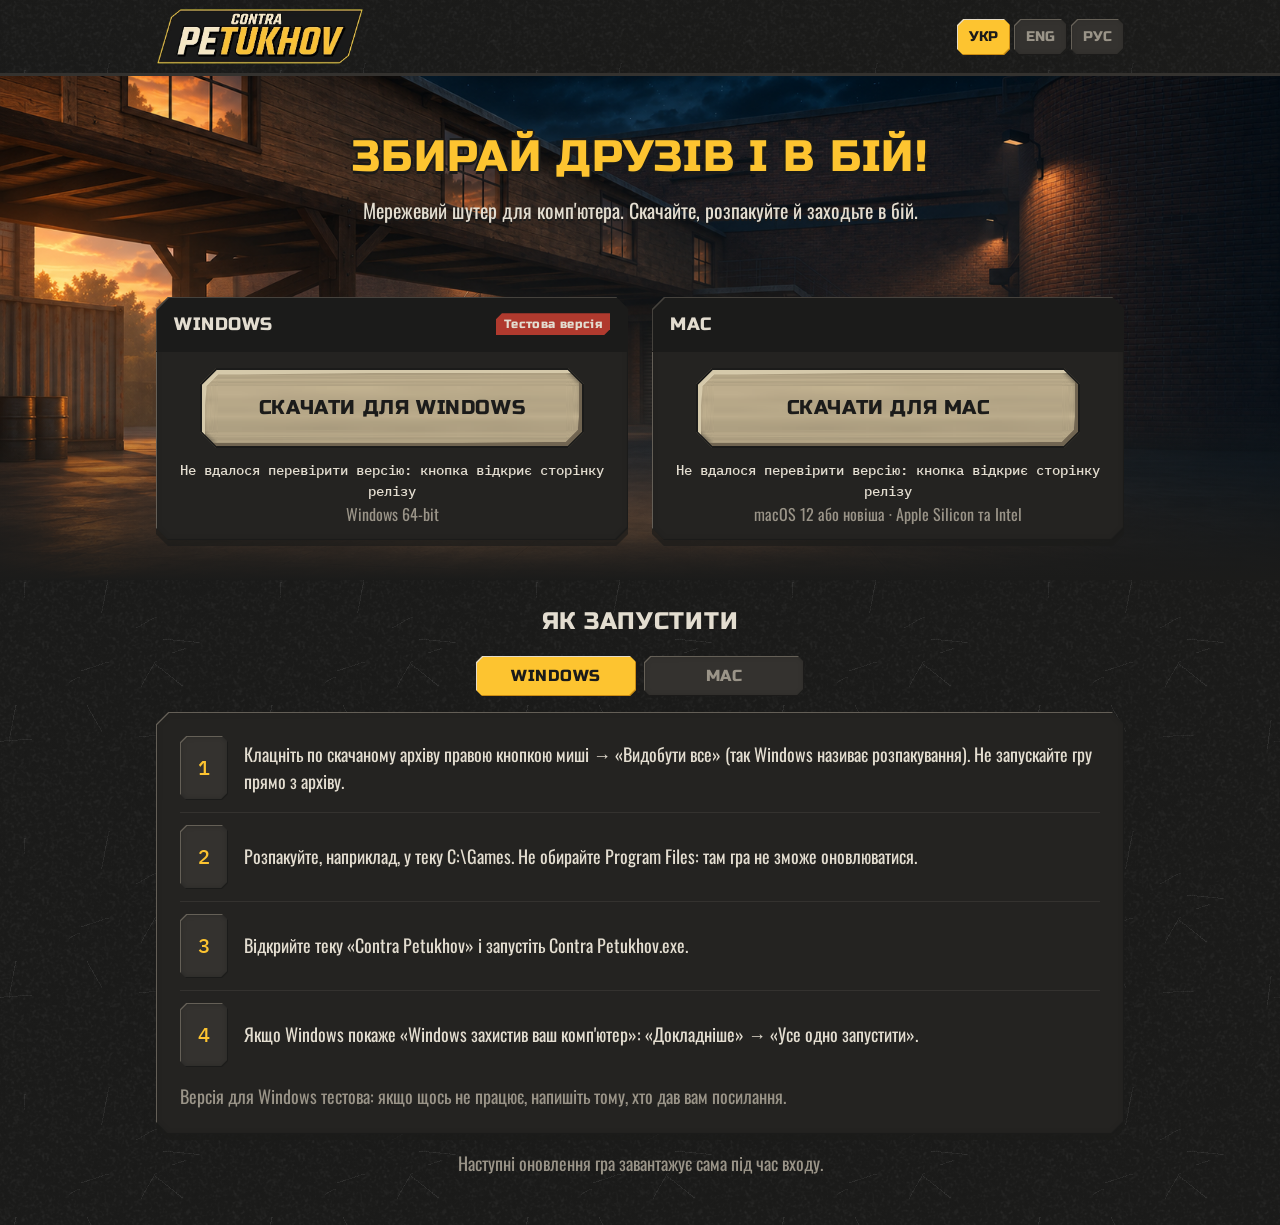
<file: index.html>
<!doctype html>
<html lang="uk">
<head>
<meta charset="utf-8">
<meta name="viewport" content="width=device-width, initial-scale=1">
<title>Контра Петухов — скачати гру</title>
<meta name="description" content="Скачайте гру «Контра Петухов» для Windows і Mac.">
<meta property="og:title" content="Контра Петухов — скачати гру">
<meta property="og:description" content="Скачайте гру «Контра Петухов» для Windows і Mac.">
<link rel="icon" href="icon.png">
<link rel="stylesheet" href="tokens.css">
<link rel="stylesheet" href="styles.css">
</head>
<body>
<div class="topbar"><img src="wordmark.png" alt="Контра Петухов" width="630" height="170"><nav class="languages" aria-label="Мова сторінки"><a href="./" lang="uk" hreflang="uk" aria-current="page">УКР</a><a href="en/" lang="en" hreflang="en">ENG</a><a href="ru/" lang="ru" hreflang="ru">РУС</a></nav></div>
<main>
  <header class="hero">
    <h1>Збирай друзів і в бій!</h1>
    <p class="tagline">Мережевий шутер для комп&#x27;ютера. Скачайте, розпакуйте й заходьте в бій.</p>
    <p class="mobile-note">Гра для комп&#x27;ютера. Відкрийте цю сторінку на Windows або Mac.</p>
    <div class="downloads">
      <article class="platform steel-panel" data-platform="windows">
        <header class="title-bar"><h3>Windows</h3><span class="badge">Тестова версія</span><span class="tape">Ваша система</span></header>
        <div class="cta-row"><a class="cta" href="https://github.com/IlliaPetukhov/petukhov-contra-releases/releases/latest"><span>Скачати для Windows</span></a></div>
        <p class="status" aria-live="polite"></p>
        <p class="system">Windows 64-bit</p>
      </article>
      <article class="platform steel-panel" data-platform="mac">
        <header class="title-bar"><h3>Mac</h3><span class="tape">Ваша система</span></header>
        <div class="cta-row"><a class="cta" href="https://github.com/IlliaPetukhov/petukhov-contra-releases/releases/latest"><span>Скачати для Mac</span></a></div>
        <p class="status" aria-live="polite"></p>
        <p class="system">macOS 12 або новіша · Apple Silicon та Intel</p>
      </article>
    </div>
  </header>
  <section aria-labelledby="howto">
    <h2 id="howto">Як запустити</h2>
    <div class="tabs" role="group" aria-label="Вибір системи" hidden>
      <button type="button" data-platform="windows" aria-controls="guide-windows">Windows</button>
      <button type="button" data-platform="mac" aria-controls="guide-mac">Mac</button>
    </div>
    <div class="guides steel-panel">
      <div class="guide" id="guide-windows" data-platform="windows">
        <h3>Windows</h3>
        <ol><li>Клацніть по скачаному архіву правою кнопкою миші → «Видобути все» (так Windows називає розпакування). Не запускайте гру прямо з архіву.</li><li>Розпакуйте, наприклад, у теку C:\Games. Не обирайте Program Files: там гра не зможе оновлюватися.</li><li>Відкрийте теку «Contra Petukhov» і запустіть Contra Petukhov.exe.</li><li>Якщо Windows покаже «Windows захистив ваш комп&#x27;ютер»: «Докладніше» → «Усе одно запустити».</li></ol>
        <p class="note">Версія для Windows тестова: якщо щось не працює, напишіть тому, хто дав вам посилання.</p>
      </div>
      <div class="guide" id="guide-mac" data-platform="mac">
        <h3>Mac</h3>
        <ol><li>Відкрийте скачаний образ (подвійний клік): з&#x27;явиться вікно зі стрілкою.</li><li>Перетягніть Contra Petukhov на ярлик «Програми», інакше гра не оновлюватиметься. Потім витягніть образ (Finder → Витягти) і відкрийте гру з «Програм».</li><li>macOS попередить, що не може перевірити розробника. Закрийте це вікно кнопкою «Готово».</li><li>Відкрийте «Системні параметри» → «Приватність і безпека», унизу натисніть «Усе одно відкрити» й підтвердьте. На macOS 14 і старіших досить клацнути по грі правою кнопкою → «Відкрити».</li></ol>
      </div>
    </div>
    <p class="note center">Наступні оновлення гра завантажує сама під час входу.</p>
  </section>
</main>
<script type="application/json" id="config">{"apiUrl": "https://api.github.com/repos/IlliaPetukhov/petukhov-contra-releases/releases/latest", "releasePageUrl": "https://github.com/IlliaPetukhov/petukhov-contra-releases/releases/latest", "fetchTimeoutMs": 8000, "prefixes": ["ContraPetukhov", "ContraCity"], "extensions": {"windows": ["zip"], "mac": ["dmg", "zip"]}, "strings": {"lang": "uk", "pageTitle": "Контра Петухов — скачати гру", "description": "Скачайте гру «Контра Петухов» для Windows і Mac.", "gameName": "Контра Петухов", "tagline": "Мережевий шутер для комп'ютера. Скачайте, розпакуйте й заходьте в бій.", "buttonWindows": "Скачати для Windows", "buttonMac": "Скачати для Mac", "systemWindows": "Windows 64-bit", "systemMac": "macOS 12 або новіша · Apple Silicon та Intel", "loading": "Шукаємо свіжу версію…", "fileInfo": "Версія {version} · {size}", "unavailable": "Архіву для цієї системи ще немає", "offline": "Не вдалося перевірити версію: кнопка відкриє сторінку релізу", "sizeUnit": "МБ", "mobileNote": "Гра для комп'ютера. Відкрийте цю сторінку на Windows або Mac.", "howTo": "Як запустити", "windowsTitle": "Windows", "windowsStep1": "Клацніть по скачаному архіву правою кнопкою миші → «Видобути все» (так Windows називає розпакування). Не запускайте гру прямо з архіву.", "windowsStep2": "Розпакуйте, наприклад, у теку C:\\Games. Не обирайте Program Files: там гра не зможе оновлюватися.", "windowsStep3": "Відкрийте теку «Contra Petukhov» і запустіть Contra Petukhov.exe.", "windowsStep4": "Якщо Windows покаже «Windows захистив ваш комп'ютер»: «Докладніше» → «Усе одно запустити».", "windowsNote": "Версія для Windows тестова: якщо щось не працює, напишіть тому, хто дав вам посилання.", "macTitle": "Mac", "macStep1": "Відкрийте скачаний образ (подвійний клік): з'явиться вікно зі стрілкою.", "macStep2": "Перетягніть Contra Petukhov на ярлик «Програми», інакше гра не оновлюватиметься. Потім витягніть образ (Finder → Витягти) і відкрийте гру з «Програм».", "macStep3": "macOS попередить, що не може перевірити розробника. Закрийте це вікно кнопкою «Готово».", "macStep4": "Відкрийте «Системні параметри» → «Приватність і безпека», унизу натисніть «Усе одно відкрити» й підтвердьте. На macOS 14 і старіших досить клацнути по грі правою кнопкою → «Відкрити».", "updateNote": "Наступні оновлення гра завантажує сама під час входу.", "headline": "Збирай друзів і в бій!", "yourSystem": "Ваша система", "windowsBadge": "Тестова версія", "howToTabs": "Вибір системи", "langName": "УКР", "languageSwitch": "Мова сторінки"}}</script>
<script src="release.js"></script>
<script src="app.js"></script>
</body>
</html>
</file>
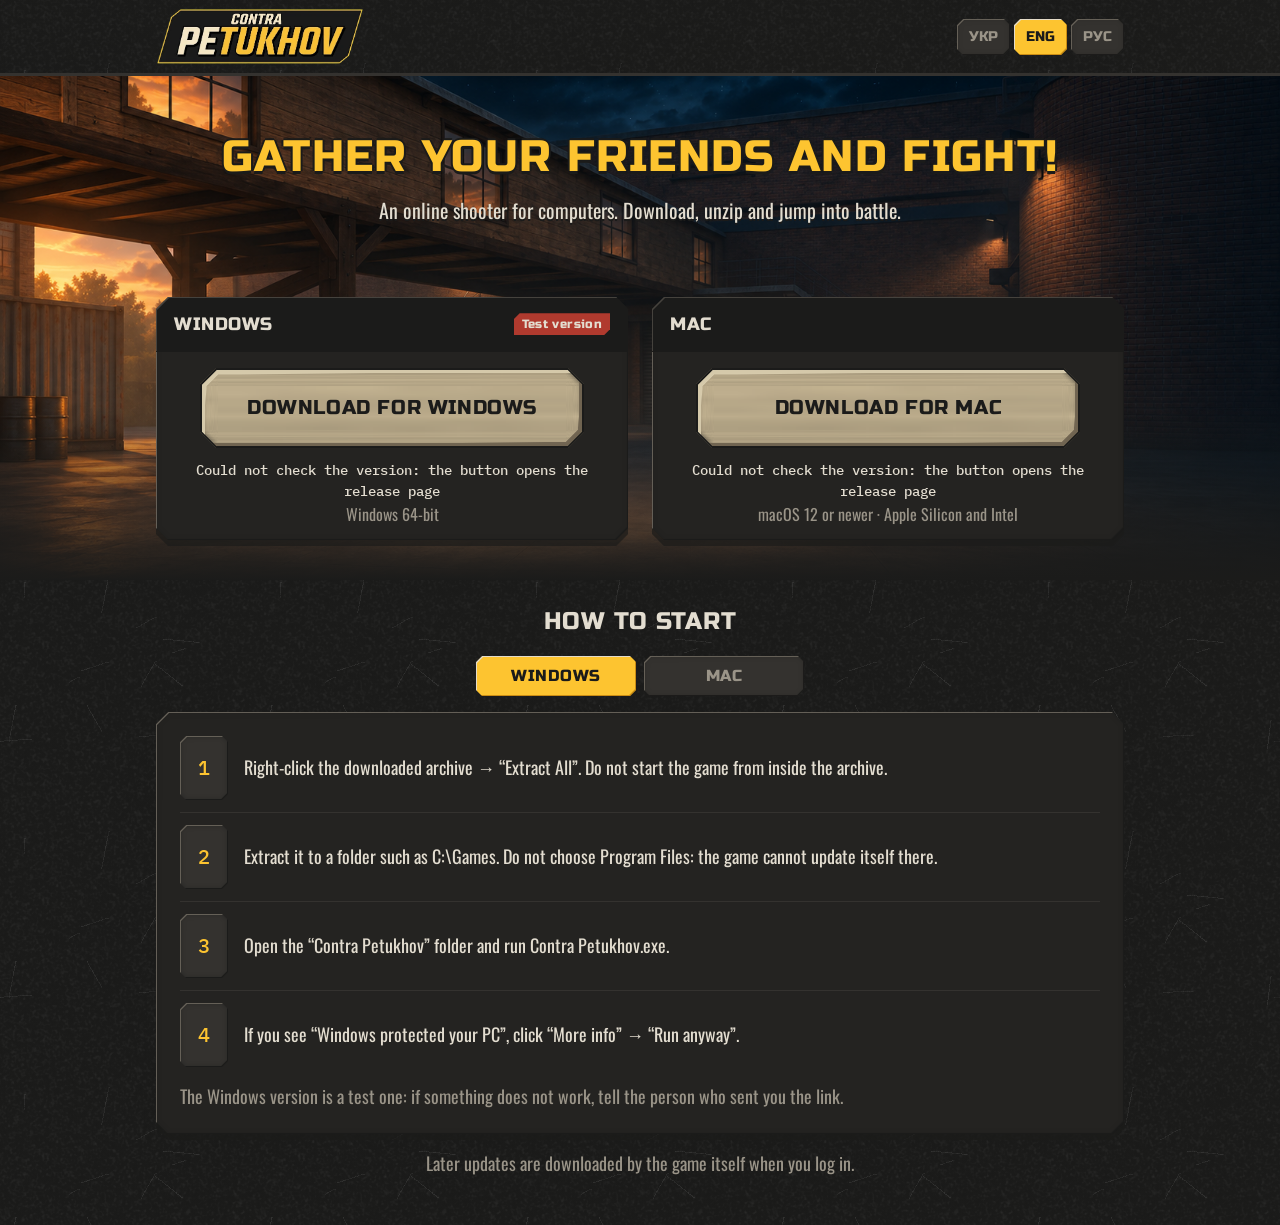
<file: en/index.html>
<!doctype html>
<html lang="en">
<head>
<meta charset="utf-8">
<meta name="viewport" content="width=device-width, initial-scale=1">
<title>Contra Petukhov — download the game</title>
<meta name="description" content="Download Contra Petukhov for Windows and Mac.">
<meta property="og:title" content="Contra Petukhov — download the game">
<meta property="og:description" content="Download Contra Petukhov for Windows and Mac.">
<link rel="icon" href="../icon.png">
<link rel="stylesheet" href="../tokens.css">
<link rel="stylesheet" href="../styles.css">
</head>
<body>
<div class="topbar"><img src="../wordmark.png" alt="Contra Petukhov" width="630" height="170"><nav class="languages" aria-label="Page language"><a href="../" lang="uk" hreflang="uk">УКР</a><a href="../en/" lang="en" hreflang="en" aria-current="page">ENG</a><a href="../ru/" lang="ru" hreflang="ru">РУС</a></nav></div>
<main>
  <header class="hero">
    <h1>Gather your friends and fight!</h1>
    <p class="tagline">An online shooter for computers. Download, unzip and jump into battle.</p>
    <p class="mobile-note">This is a computer game. Open this page on Windows or Mac.</p>
    <div class="downloads">
      <article class="platform steel-panel" data-platform="windows">
        <header class="title-bar"><h3>Windows</h3><span class="badge">Test version</span><span class="tape">Your system</span></header>
        <div class="cta-row"><a class="cta" href="https://github.com/IlliaPetukhov/petukhov-contra-releases/releases/latest"><span>Download for Windows</span></a></div>
        <p class="status" aria-live="polite"></p>
        <p class="system">Windows 64-bit</p>
      </article>
      <article class="platform steel-panel" data-platform="mac">
        <header class="title-bar"><h3>Mac</h3><span class="tape">Your system</span></header>
        <div class="cta-row"><a class="cta" href="https://github.com/IlliaPetukhov/petukhov-contra-releases/releases/latest"><span>Download for Mac</span></a></div>
        <p class="status" aria-live="polite"></p>
        <p class="system">macOS 12 or newer · Apple Silicon and Intel</p>
      </article>
    </div>
  </header>
  <section aria-labelledby="howto">
    <h2 id="howto">How to start</h2>
    <div class="tabs" role="group" aria-label="Choose a system" hidden>
      <button type="button" data-platform="windows" aria-controls="guide-windows">Windows</button>
      <button type="button" data-platform="mac" aria-controls="guide-mac">Mac</button>
    </div>
    <div class="guides steel-panel">
      <div class="guide" id="guide-windows" data-platform="windows">
        <h3>Windows</h3>
        <ol><li>Right-click the downloaded archive → “Extract All”. Do not start the game from inside the archive.</li><li>Extract it to a folder such as C:\Games. Do not choose Program Files: the game cannot update itself there.</li><li>Open the “Contra Petukhov” folder and run Contra Petukhov.exe.</li><li>If you see “Windows protected your PC”, click “More info” → “Run anyway”.</li></ol>
        <p class="note">The Windows version is a test one: if something does not work, tell the person who sent you the link.</p>
      </div>
      <div class="guide" id="guide-mac" data-platform="mac">
        <h3>Mac</h3>
        <ol><li>Open the downloaded disk image (double-click): a window with an arrow appears.</li><li>Drag Contra Petukhov onto the Applications shortcut, otherwise the game will not update. Then eject the image (Finder → Eject) and open the game from Applications.</li><li>macOS will warn that it cannot verify the developer. Close that window with “Done”.</li><li>Open System Settings → Privacy &amp; Security, click “Open Anyway” near the bottom and confirm. On macOS 14 and older, just right-click the game → “Open”.</li></ol>
      </div>
    </div>
    <p class="note center">Later updates are downloaded by the game itself when you log in.</p>
  </section>
</main>
<script type="application/json" id="config">{"apiUrl": "https://api.github.com/repos/IlliaPetukhov/petukhov-contra-releases/releases/latest", "releasePageUrl": "https://github.com/IlliaPetukhov/petukhov-contra-releases/releases/latest", "fetchTimeoutMs": 8000, "prefixes": ["ContraPetukhov", "ContraCity"], "extensions": {"windows": ["zip"], "mac": ["dmg", "zip"]}, "strings": {"lang": "en", "langName": "ENG", "languageSwitch": "Page language", "pageTitle": "Contra Petukhov — download the game", "description": "Download Contra Petukhov for Windows and Mac.", "gameName": "Contra Petukhov", "headline": "Gather your friends and fight!", "tagline": "An online shooter for computers. Download, unzip and jump into battle.", "buttonWindows": "Download for Windows", "buttonMac": "Download for Mac", "systemWindows": "Windows 64-bit", "systemMac": "macOS 12 or newer · Apple Silicon and Intel", "yourSystem": "Your system", "windowsBadge": "Test version", "loading": "Looking for the latest version…", "fileInfo": "Version {version} · {size}", "unavailable": "No file for this system yet", "offline": "Could not check the version: the button opens the release page", "sizeUnit": "MB", "mobileNote": "This is a computer game. Open this page on Windows or Mac.", "howTo": "How to start", "howToTabs": "Choose a system", "windowsTitle": "Windows", "windowsStep1": "Right-click the downloaded archive → “Extract All”. Do not start the game from inside the archive.", "windowsStep2": "Extract it to a folder such as C:\\Games. Do not choose Program Files: the game cannot update itself there.", "windowsStep3": "Open the “Contra Petukhov” folder and run Contra Petukhov.exe.", "windowsStep4": "If you see “Windows protected your PC”, click “More info” → “Run anyway”.", "windowsNote": "The Windows version is a test one: if something does not work, tell the person who sent you the link.", "macTitle": "Mac", "macStep1": "Open the downloaded disk image (double-click): a window with an arrow appears.", "macStep2": "Drag Contra Petukhov onto the Applications shortcut, otherwise the game will not update. Then eject the image (Finder → Eject) and open the game from Applications.", "macStep3": "macOS will warn that it cannot verify the developer. Close that window with “Done”.", "macStep4": "Open System Settings → Privacy & Security, click “Open Anyway” near the bottom and confirm. On macOS 14 and older, just right-click the game → “Open”.", "updateNote": "Later updates are downloaded by the game itself when you log in."}}</script>
<script src="../release.js"></script>
<script src="../app.js"></script>
</body>
</html>
</file>
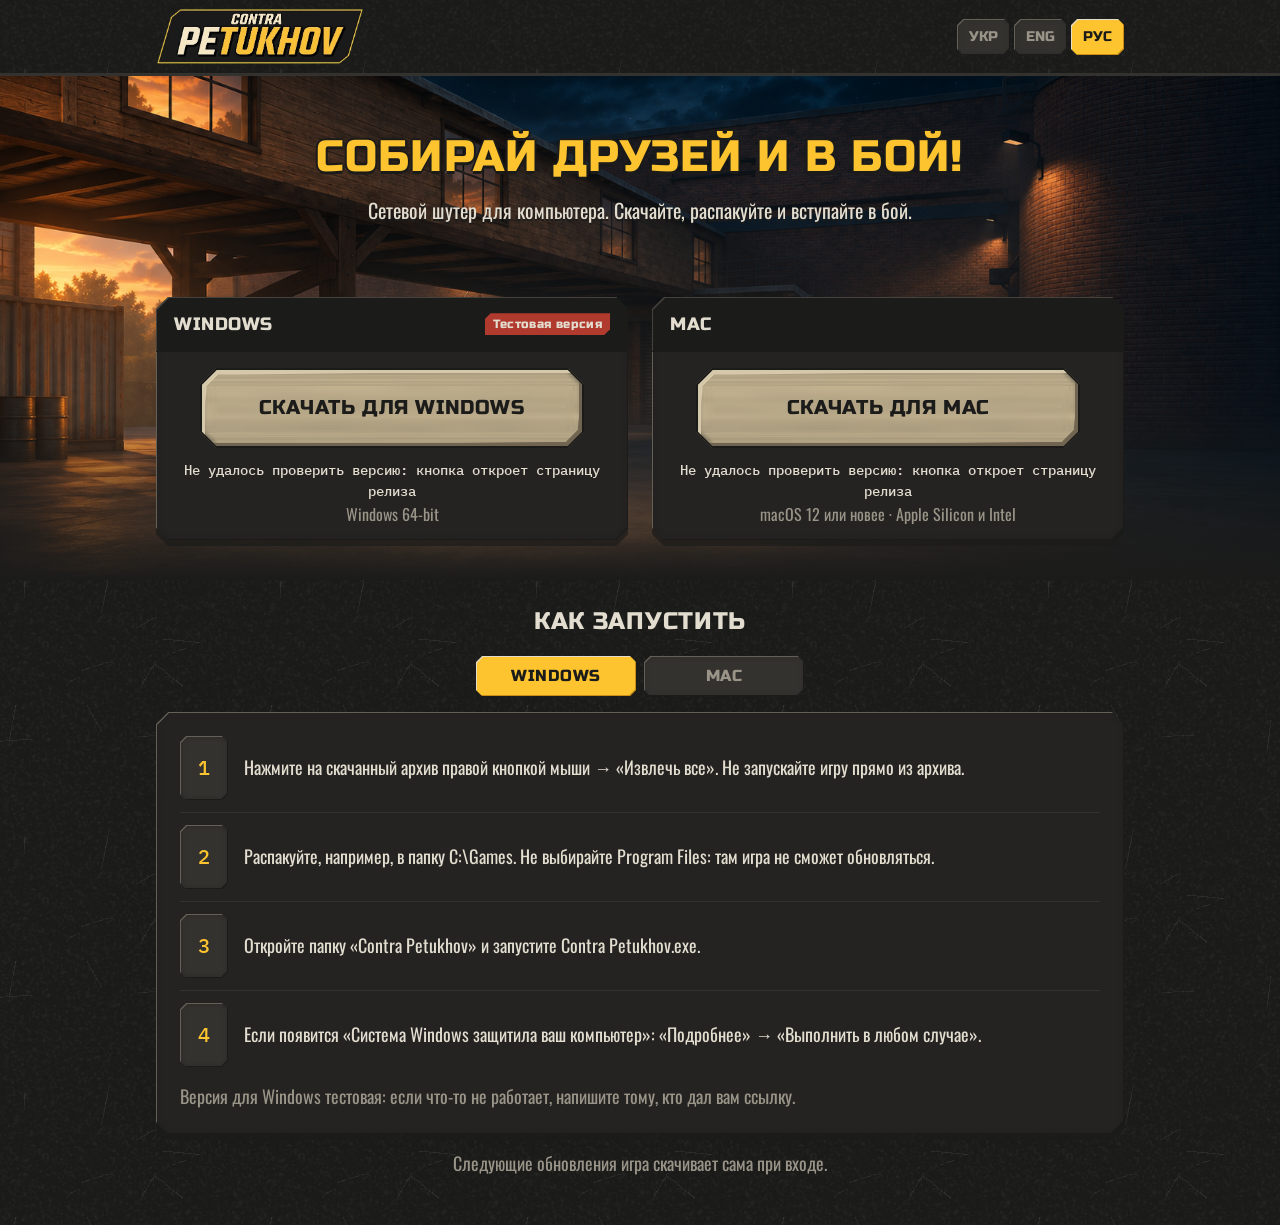
<file: ru/index.html>
<!doctype html>
<html lang="ru">
<head>
<meta charset="utf-8">
<meta name="viewport" content="width=device-width, initial-scale=1">
<title>Контра Петухов — скачать игру</title>
<meta name="description" content="Скачайте игру «Контра Петухов» для Windows и Mac.">
<meta property="og:title" content="Контра Петухов — скачать игру">
<meta property="og:description" content="Скачайте игру «Контра Петухов» для Windows и Mac.">
<link rel="icon" href="../icon.png">
<link rel="stylesheet" href="../tokens.css">
<link rel="stylesheet" href="../styles.css">
</head>
<body>
<div class="topbar"><img src="../wordmark.png" alt="Контра Петухов" width="630" height="170"><nav class="languages" aria-label="Язык страницы"><a href="../" lang="uk" hreflang="uk">УКР</a><a href="../en/" lang="en" hreflang="en">ENG</a><a href="../ru/" lang="ru" hreflang="ru" aria-current="page">РУС</a></nav></div>
<main>
  <header class="hero">
    <h1>Собирай друзей и в бой!</h1>
    <p class="tagline">Сетевой шутер для компьютера. Скачайте, распакуйте и вступайте в бой.</p>
    <p class="mobile-note">Это игра для компьютера. Откройте эту страницу на Windows или Mac.</p>
    <div class="downloads">
      <article class="platform steel-panel" data-platform="windows">
        <header class="title-bar"><h3>Windows</h3><span class="badge">Тестовая версия</span><span class="tape">Ваша система</span></header>
        <div class="cta-row"><a class="cta" href="https://github.com/IlliaPetukhov/petukhov-contra-releases/releases/latest"><span>Скачать для Windows</span></a></div>
        <p class="status" aria-live="polite"></p>
        <p class="system">Windows 64-bit</p>
      </article>
      <article class="platform steel-panel" data-platform="mac">
        <header class="title-bar"><h3>Mac</h3><span class="tape">Ваша система</span></header>
        <div class="cta-row"><a class="cta" href="https://github.com/IlliaPetukhov/petukhov-contra-releases/releases/latest"><span>Скачать для Mac</span></a></div>
        <p class="status" aria-live="polite"></p>
        <p class="system">macOS 12 или новее · Apple Silicon и Intel</p>
      </article>
    </div>
  </header>
  <section aria-labelledby="howto">
    <h2 id="howto">Как запустить</h2>
    <div class="tabs" role="group" aria-label="Выбор системы" hidden>
      <button type="button" data-platform="windows" aria-controls="guide-windows">Windows</button>
      <button type="button" data-platform="mac" aria-controls="guide-mac">Mac</button>
    </div>
    <div class="guides steel-panel">
      <div class="guide" id="guide-windows" data-platform="windows">
        <h3>Windows</h3>
        <ol><li>Нажмите на скачанный архив правой кнопкой мыши → «Извлечь все». Не запускайте игру прямо из архива.</li><li>Распакуйте, например, в папку C:\Games. Не выбирайте Program Files: там игра не сможет обновляться.</li><li>Откройте папку «Contra Petukhov» и запустите Contra Petukhov.exe.</li><li>Если появится «Система Windows защитила ваш компьютер»: «Подробнее» → «Выполнить в любом случае».</li></ol>
        <p class="note">Версия для Windows тестовая: если что-то не работает, напишите тому, кто дал вам ссылку.</p>
      </div>
      <div class="guide" id="guide-mac" data-platform="mac">
        <h3>Mac</h3>
        <ol><li>Откройте скачанный образ (двойной щелчок): появится окно со стрелкой.</li><li>Перетащите Contra Petukhov на ярлык «Программы», иначе игра не будет обновляться. Затем извлеките образ (Finder → Извлечь) и откройте игру из «Программ».</li><li>macOS предупредит, что не может проверить разработчика. Закройте это окно кнопкой «Готово».</li><li>Откройте «Системные настройки» → «Конфиденциальность и безопасность», внизу нажмите «Всё равно открыть» и подтвердите. На macOS 14 и старее достаточно нажать на игру правой кнопкой → «Открыть».</li></ol>
      </div>
    </div>
    <p class="note center">Следующие обновления игра скачивает сама при входе.</p>
  </section>
</main>
<script type="application/json" id="config">{"apiUrl": "https://api.github.com/repos/IlliaPetukhov/petukhov-contra-releases/releases/latest", "releasePageUrl": "https://github.com/IlliaPetukhov/petukhov-contra-releases/releases/latest", "fetchTimeoutMs": 8000, "prefixes": ["ContraPetukhov", "ContraCity"], "extensions": {"windows": ["zip"], "mac": ["dmg", "zip"]}, "strings": {"lang": "ru", "langName": "РУС", "languageSwitch": "Язык страницы", "pageTitle": "Контра Петухов — скачать игру", "description": "Скачайте игру «Контра Петухов» для Windows и Mac.", "gameName": "Контра Петухов", "headline": "Собирай друзей и в бой!", "tagline": "Сетевой шутер для компьютера. Скачайте, распакуйте и вступайте в бой.", "buttonWindows": "Скачать для Windows", "buttonMac": "Скачать для Mac", "systemWindows": "Windows 64-bit", "systemMac": "macOS 12 или новее · Apple Silicon и Intel", "yourSystem": "Ваша система", "windowsBadge": "Тестовая версия", "loading": "Ищем свежую версию…", "fileInfo": "Версия {version} · {size}", "unavailable": "Архива для этой системы пока нет", "offline": "Не удалось проверить версию: кнопка откроет страницу релиза", "sizeUnit": "МБ", "mobileNote": "Это игра для компьютера. Откройте эту страницу на Windows или Mac.", "howTo": "Как запустить", "howToTabs": "Выбор системы", "windowsTitle": "Windows", "windowsStep1": "Нажмите на скачанный архив правой кнопкой мыши → «Извлечь все». Не запускайте игру прямо из архива.", "windowsStep2": "Распакуйте, например, в папку C:\\Games. Не выбирайте Program Files: там игра не сможет обновляться.", "windowsStep3": "Откройте папку «Contra Petukhov» и запустите Contra Petukhov.exe.", "windowsStep4": "Если появится «Система Windows защитила ваш компьютер»: «Подробнее» → «Выполнить в любом случае».", "windowsNote": "Версия для Windows тестовая: если что-то не работает, напишите тому, кто дал вам ссылку.", "macTitle": "Mac", "macStep1": "Откройте скачанный образ (двойной щелчок): появится окно со стрелкой.", "macStep2": "Перетащите Contra Petukhov на ярлык «Программы», иначе игра не будет обновляться. Затем извлеките образ (Finder → Извлечь) и откройте игру из «Программ».", "macStep3": "macOS предупредит, что не может проверить разработчика. Закройте это окно кнопкой «Готово».", "macStep4": "Откройте «Системные настройки» → «Конфиденциальность и безопасность», внизу нажмите «Всё равно открыть» и подтвердите. На macOS 14 и старее достаточно нажать на игру правой кнопкой → «Открыть».", "updateNote": "Следующие обновления игра скачивает сама при входе."}}</script>
<script src="../release.js"></script>
<script src="../app.js"></script>
</body>
</html>
</file>
<file: tokens.css>
:root {
  --bg-wall: #2A2724;
  --steel-900: #1B1B1A;
  --steel-800: #242321;
  --steel-700: #34322F;
  --steel-600: #48453F;
  --steel-500: #68635A;
  --text-primary: #E3DDD0;
  --text-muted: #9A9488;
  --accent-orange: #FDC430;
  --accent-orange-deep: #C98A12;
  --progress-purple: #8A5CC8;
  --khaki: #6F7050;
  --danger-red: #B03A2E;
  --zombie-green: #7FA346;
  --team-red: #D94D47;
  --team-blue: #4D85E6;
  --plywood: #B79B63;
  --metal-beige: #B5A687;
  --metal-beige-light: #D9CDAE;
  --metal-beige-dark: #6F6350;
  --pickup-shield: #2F7BD1;
  --pickup-original: #F4F1EA;
  --pickup-wood: #8B5E3C;
  --pickup-metal: #585D62;
  --pickup-red: #C0302A;
  --pickup-silver: #B8BDC2;
  --impact-fire: #E0702A;
  --impact-blood: #A8221E;
  --impact-poison: #7C8F34;
  --impact-frost: #8CC8E8;
  --chamfer: 6px;
  --chamfer-large: 12px;
  --border-hairline: 1px;
  --border-frame: 3px;
  --chamfer-cta: 16px;
  --bevel-cta: 3px;
  --background-image: url("background.png");
}
</file>
<file: styles.css>
/* «Матове залізо» (docs/design/STYLE_BRIEF.md): ті самі спрайти 9-slice, шрифти й токени, що й у грі.
   Кольори лише з tokens.css, який збирається з tokens.json. */
@font-face { font-family: "Heading"; src: url("heading.ttf"); font-display: swap; }
@font-face { font-family: "Body"; src: url("body.ttf"); font-display: swap; }
@font-face { font-family: "Body"; src: url("body-bold.ttf"); font-weight: 700; font-display: swap; }
@font-face { font-family: "Numbers"; src: url("numbers.ttf"); font-display: swap; }

/* Зерно сталі ледь помітне (8–12 %, STYLE_BRIEF §4): плитка під напівпрозорим шаром основного кольору. */
:root { --grain: linear-gradient(color-mix(in srgb, var(--steel-900) 90%, transparent), color-mix(in srgb, var(--steel-900) 90%, transparent)), url("steel-tile.png"); }

* { box-sizing: border-box; }
[hidden] { display: none !important; }
body {
  overflow-x: clip; margin: 0; color: var(--text-primary); background: var(--grain) var(--steel-900);
  font: 18px/1.5 "Body", "Arial Narrow", sans-serif;
}
main { max-width: 1000px; margin: 0 auto; padding: 0 16px 48px; }
h1, h2, h3, .cta, .tabs button, .tape, .badge { font-family: "Heading", "Arial Black", sans-serif; font-weight: 400; letter-spacing: .03em; }
h1, h2, h3, .cta, .tabs button { text-transform: uppercase; }
h1, h2, h3, p { margin: 0; }
h1, h2 { text-wrap: balance; }
h2 { font-size: 24px; text-align: center; margin: 64px 0 16px; }
h3 { font-size: 18px; }
a { color: var(--text-primary); }
a:hover { color: var(--accent-orange); }
:focus-visible { outline: 2px solid var(--accent-orange); outline-offset: 2px; }

.topbar {
  display: flex; align-items: center; justify-content: space-between; gap: 16px; position: relative; z-index: 1;
  padding: 8px max(16px, calc((100% - 968px) / 2));
  background: var(--grain) var(--steel-900); border-bottom: var(--border-frame) solid var(--steel-700);
}
.topbar img { width: 208px; height: auto; }
.languages { display: flex; gap: 4px; }
.languages a { font: 14px/20px "Heading", sans-serif; text-decoration: none; padding: 0 4px; color: var(--text-muted); border: 8px solid transparent; border-image: url("tab.png") 16 fill / 8px stretch; }
.languages a:hover { color: var(--text-primary); }
.languages a[aria-current] { color: var(--steel-900); border-image-source: url("tab-active.png"); }

/* Сцена: ангар зі штабу, плити стоять на «підлозі». */
.hero { text-align: center; padding-top: 56px; position: relative; isolation: isolate; }
.hero::before {
  content: ""; position: absolute; z-index: -1; top: 0; bottom: -40px; left: 50%; width: 100vw; transform: translateX(-50%);
  background: linear-gradient(transparent 65%, var(--steel-900)) no-repeat, var(--background-image) center 30% / cover no-repeat;
}
.hero h1 { font-size: clamp(28px, 5vw, 44px); line-height: 1.15; color: var(--accent-orange); text-shadow: 0 3px 0 var(--steel-900), 2px 0 0 var(--steel-900), -2px 0 0 var(--steel-900), 0 -2px 0 var(--steel-900); }
.tagline { font-size: 20px; margin: 12px auto 0; max-width: 34em; text-shadow: 0 2px 0 var(--steel-900); }
.mobile-note { display: none; color: var(--accent-orange); margin-top: 12px; text-shadow: 0 2px 0 var(--steel-900); }
:root[data-system="mobile"] .mobile-note { display: block; }
.downloads { display: grid; grid-template-columns: 1fr 1fr; gap: 24px; margin-top: 72px; }

/* Панелі: спрайт 64px, фаска зі slice 28 у половинному масштабі, як у steel.uss. */
.steel-panel { border: 14px solid transparent; border-image: url("panel.png") 28 fill / 14px stretch; filter: drop-shadow(0 6px 0 color-mix(in srgb, var(--steel-900) 70%, transparent)); }
.platform { display: flex; flex-direction: column; }
.title-bar { display: flex; align-items: center; gap: 12px; margin: -14px -14px 16px; padding: 0 4px; border: 14px solid transparent; border-image: url("title-bar.png") 28 fill / 14px stretch; }
.title-bar h3 { margin-right: auto; }
.badge, .tape { font-size: 12px; padding: 2px 8px; }
.badge { background: var(--danger-red); clip-path: polygon(6px 0, 100% 0, 100% calc(100% - 6px), calc(100% - 6px) 100%, 0 100%, 0 6px); }
.tape { display: none; color: var(--steel-900); background: var(--accent-orange); transform: rotate(-2deg); }

/* Головна кнопка гри: беж-металева плита з помаранчевими шевронами для своєї системи. */
.cta-row { display: flex; align-items: center; gap: 8px; }
.cta-row::before, .cta-row::after { content: ""; flex: none; width: 22px; height: 28px; background: url("chevron.png") center / contain no-repeat; visibility: hidden; }
.cta-row::after { transform: scaleX(-1); }
.cta {
  flex: 1; min-width: 0; min-height: 80px; display: flex; align-items: center; justify-content: center; text-decoration: none;
  font-size: 20px; line-height: 1.25; color: var(--steel-900);
  border: 18px solid transparent; border-image: url("cta.png") 36 fill / 18px stretch;
}
.cta span { margin: -10px -6px; }
.cta:hover { color: var(--steel-900); border-image-source: url("cta-hover.png"); }
.cta:active { border-image-source: url("cta-pressed.png"); translate: 0 1px; }
.cta[aria-disabled] { cursor: not-allowed; color: var(--text-muted); border-image: url("button-disabled.png") 16 fill / 8px stretch; }

.status { font: 14px/1.5 "Numbers", monospace; margin-top: 12px; min-height: 1.5em; }
.system { color: var(--text-muted); font-size: 16px; }

:root[data-system="windows"] .platform[data-platform="windows"] .tape,
:root[data-system="mac"] .platform[data-platform="mac"] .tape { display: inline-block; }
:root[data-system="windows"] .platform[data-platform="windows"][data-state="ready"] .cta-row::before,
:root[data-system="windows"] .platform[data-platform="windows"][data-state="ready"] .cta-row::after,
:root[data-system="mac"] .platform[data-platform="mac"][data-state="ready"] .cta-row::before,
:root[data-system="mac"] .platform[data-platform="mac"][data-state="ready"] .cta-row::after { visibility: visible; }

/* Вкладки як у штабі: активна помаранчева з темним текстом. */
.tabs { display: flex; justify-content: center; gap: 8px; margin-bottom: 16px; }
.tabs button { min-width: 160px; font-size: 16px; line-height: 24px; padding: 0 12px; color: var(--text-muted); background: none; cursor: pointer; border: 8px solid transparent; border-image: url("tab.png") 16 fill / 8px stretch; }
.tabs button:hover { color: var(--text-primary); }
.tabs button[aria-pressed="true"] { color: var(--steel-900); border-image-source: url("tab-active.png"); }

.guides { padding: 10px; }
.guide h3 { color: var(--accent-orange); margin-bottom: 16px; }
.tabs:not([hidden]) ~ .guides h3 { display: none; }
.guide + .guide:not([hidden]) { margin-top: 24px; }
.guide ol { list-style: none; counter-reset: step; margin: 0; padding: 0; display: grid; gap: 12px; }
/* Номер кроку в слоті, як номери слотів зброї. */
.guide li { counter-increment: step; display: grid; grid-template-columns: 48px 1fr; gap: 16px; align-items: center; padding-bottom: 12px; border-bottom: var(--border-hairline) solid var(--steel-700); }
.guide li:last-child { border-bottom: 0; padding-bottom: 0; }
.guide li::before {
  content: counter(step); height: 48px; display: grid; place-items: center; align-self: start; font: 20px "Numbers", monospace; color: var(--accent-orange);
  border: 8px solid transparent; border-image: url("slot.png") 16 fill / 8px stretch;
}
.note { color: var(--text-muted); margin-top: 16px; }
.center { text-align: center; }

@media (max-width: 720px) {
  .topbar img { width: 136px; }
  .hero { padding-top: 32px; }
  .tagline { font-size: 18px; }
  .downloads { grid-template-columns: 1fr; gap: 16px; margin-top: 32px; }
  :root[data-system="mac"] .platform[data-platform="mac"] { order: -1; }
  .cta { font-size: 18px; }
  .cta-row::before, .cta-row::after { width: 14px; }
  .tabs button { min-width: 0; flex: 1; }
  .guides { padding: 2px; }
  .guide li { grid-template-columns: 40px 1fr; gap: 12px; }
  .guide li::before { height: 40px; font-size: 16px; }
}
</file>
